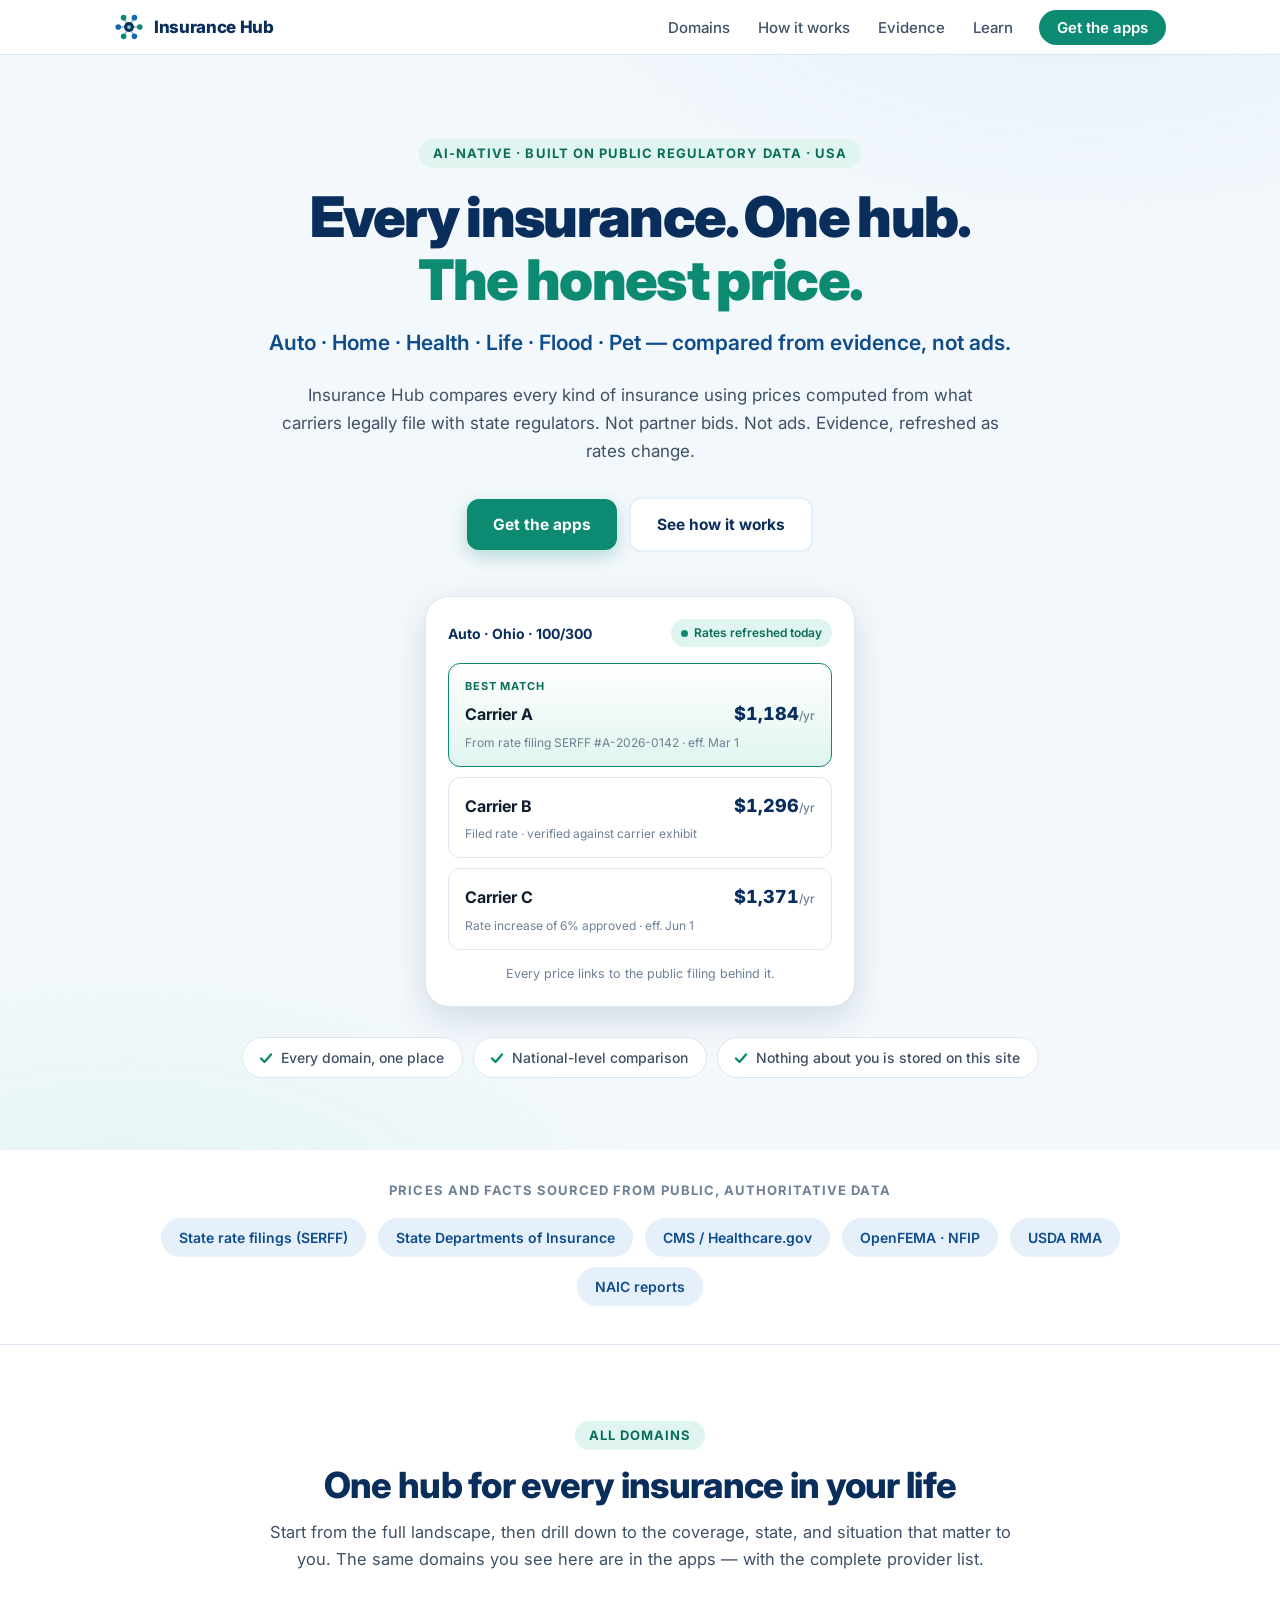
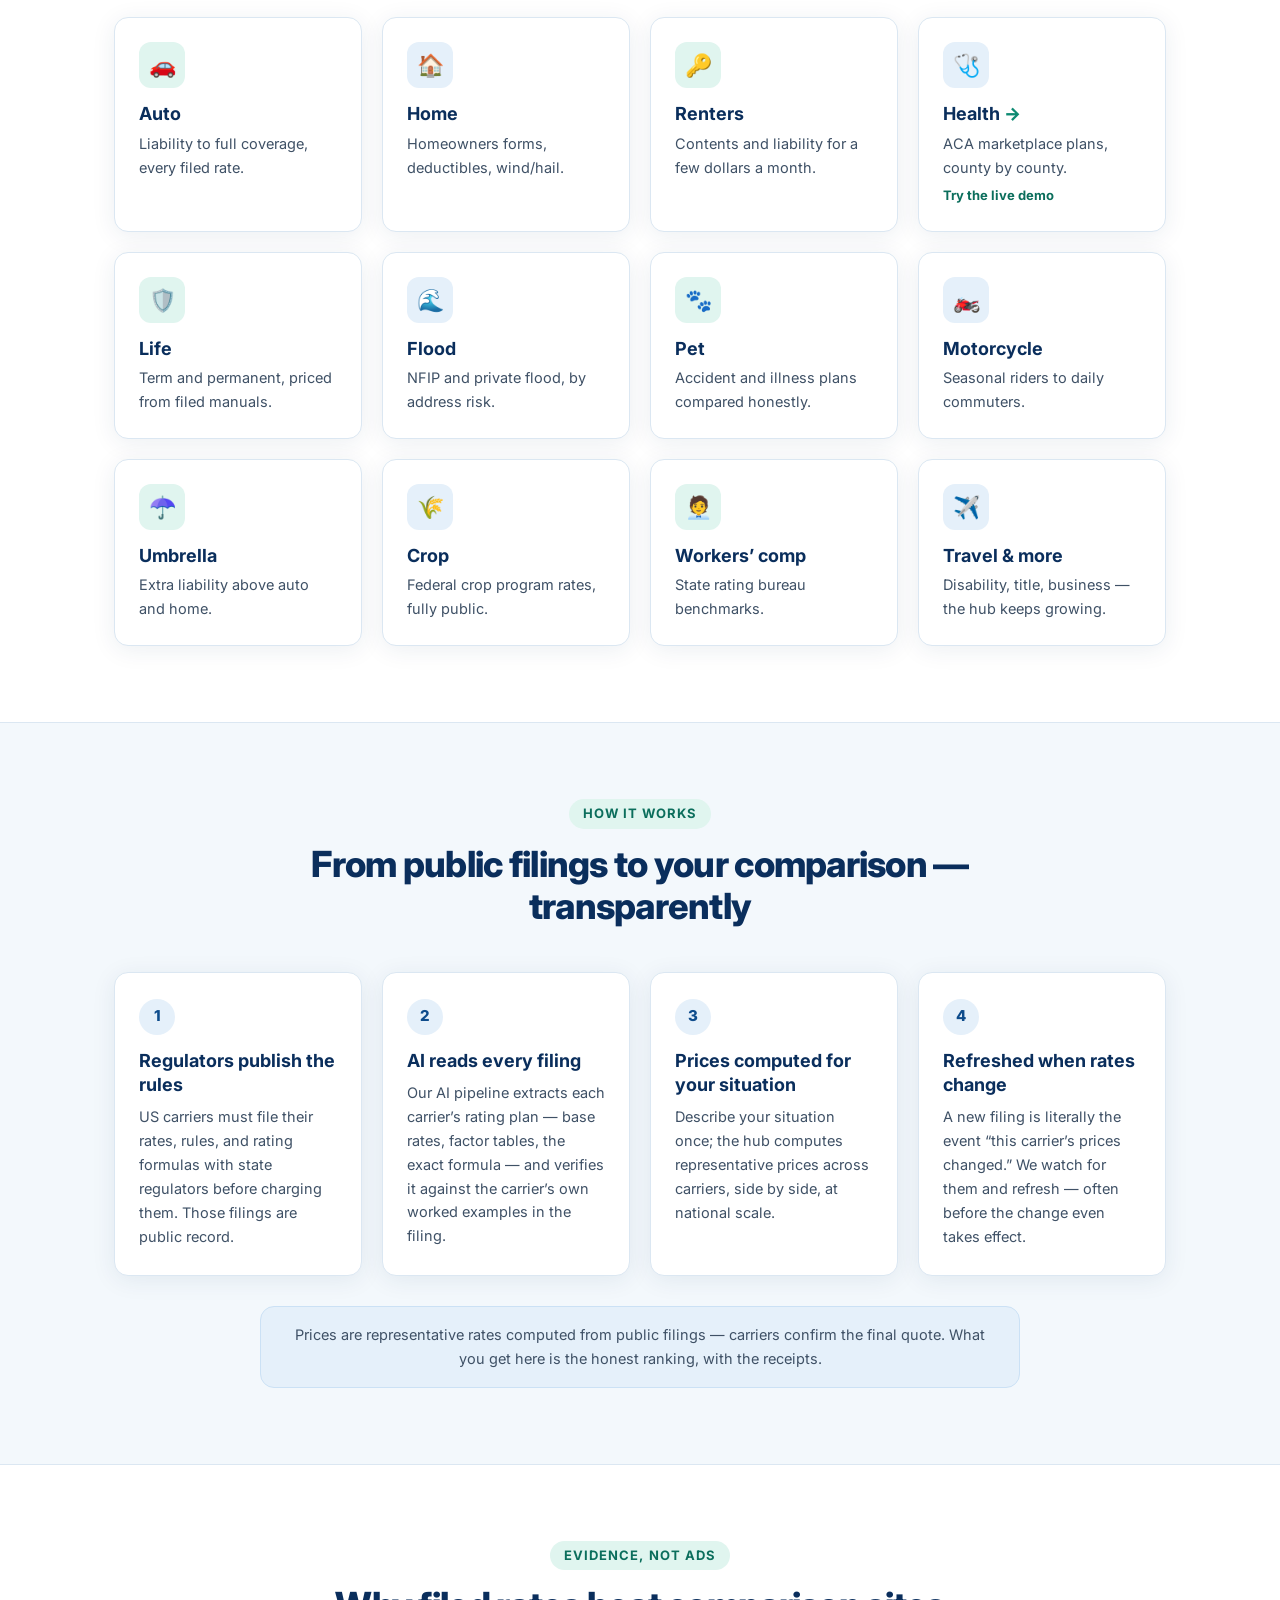
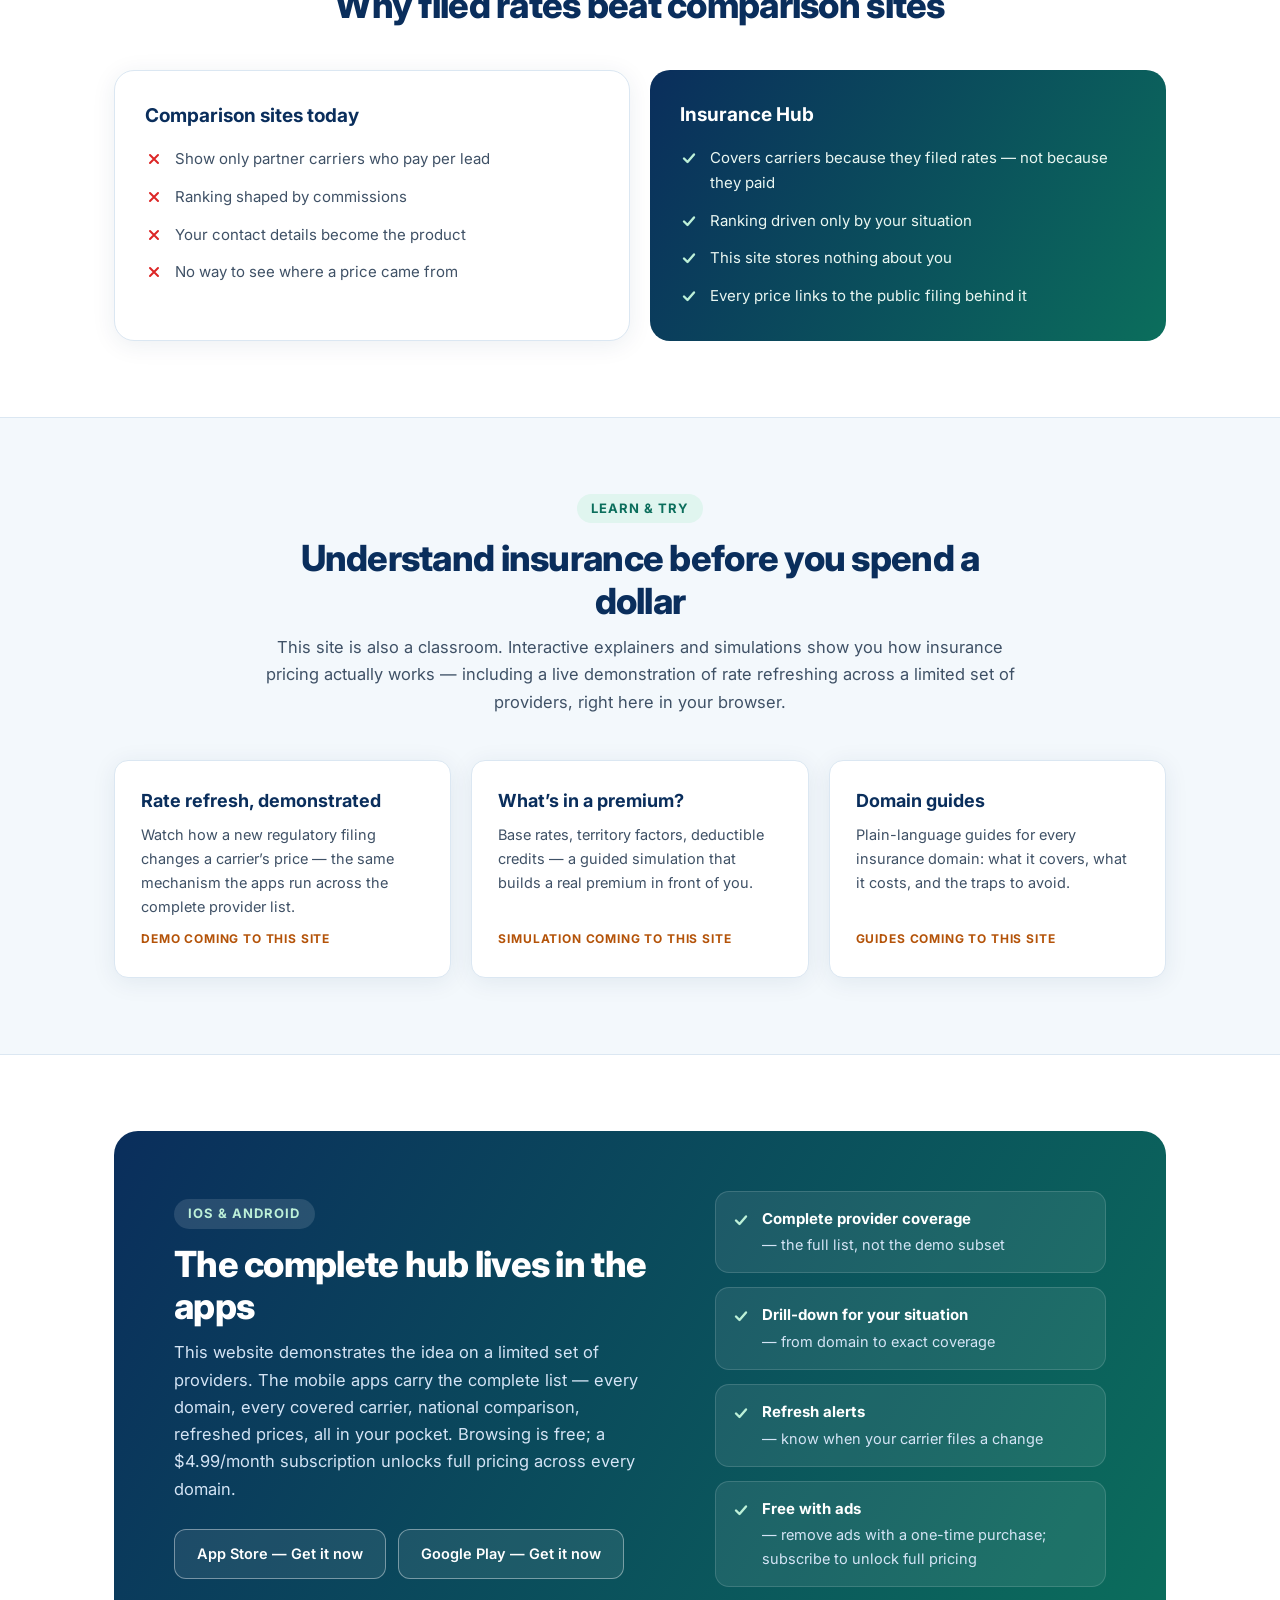
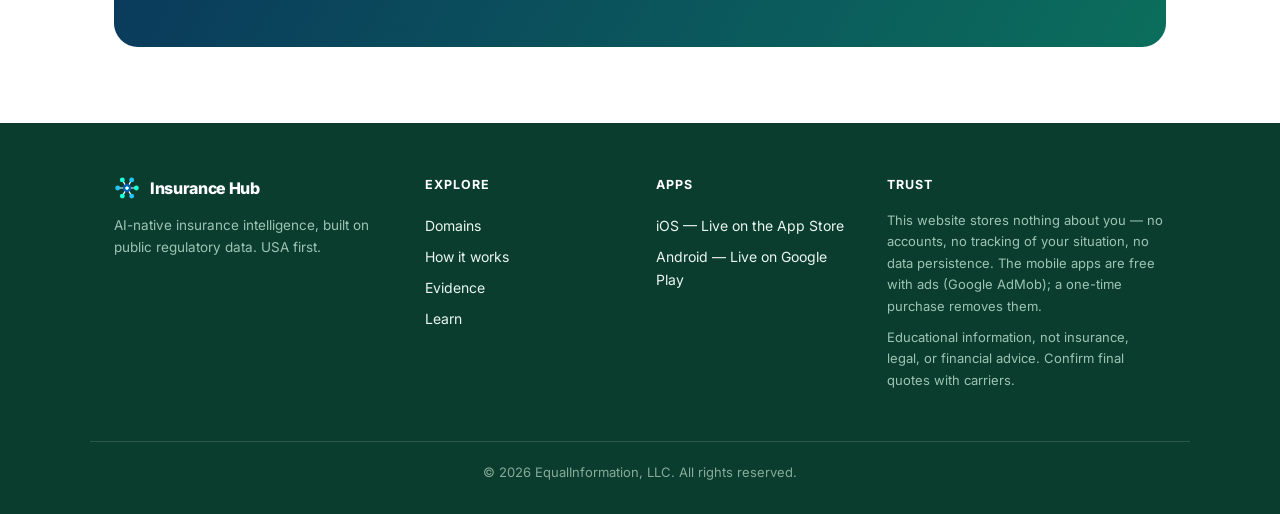
<file: index.html>
<!DOCTYPE html>
<html lang="en">
<head>
<meta charset="UTF-8">
<meta name="viewport" content="width=device-width, initial-scale=1.0">
<title>Insurance Hub — Every insurance. One hub. The honest price.</title>
<meta name="description" content="AI-native insurance intelligence for the USA. Every insurance domain in one hub, with comparative prices computed from public regulatory data — rate filings, CMS, OpenFEMA, USDA — refreshed as carriers file changes.">
<link rel="canonical" href="https://equalinformation.com/insurance-site/">
<link rel="icon" type="image/svg+xml" href="assets/img/favicon.svg?v=2">
<meta name="theme-color" content="#FFFFFF">
<meta property="og:title" content="Insurance Hub — Every insurance. One hub. The honest price.">
<meta property="og:description" content="AI-native insurance intelligence. All insurance domains, comparative prices from public regulatory filings, refreshed as rates change.">
<meta property="og:type" content="website">
<meta property="og:site_name" content="Insurance Hub">
<link rel="preconnect" href="https://fonts.googleapis.com">
<link rel="preconnect" href="https://fonts.gstatic.com" crossorigin>
<link href="https://fonts.googleapis.com/css2?family=Inter:wght@400;500;600;700;800;900&display=swap" rel="stylesheet">
<link rel="stylesheet" href="assets/css/style.css?v=7">
</head>
<body>

<a class="skip" href="#main">Skip to content</a>

<nav aria-label="Main">
  <div class="nav-inner">
    <a href="./" class="brand">
      <img src="assets/img/favicon.svg?v=2" alt="" width="30" height="30">
      <span>Insurance&nbsp;Hub</span>
    </a>
    <ul class="nav-links" id="nav-links">
      <li><a href="#domains">Domains</a></li>
      <li><a href="#how">How it works</a></li>
      <li><a href="#evidence">Evidence</a></li>
      <li><a href="#learn">Learn</a></li>
      <li><a href="#apps" class="nav-cta">Get the apps</a></li>
    </ul>
    <button class="menu-btn" aria-expanded="false" aria-controls="nav-links"
      onclick="this.setAttribute('aria-expanded', document.getElementById('nav-links').classList.toggle('show'))">
      <span></span><span></span><span></span>
      <span class="sr-only">Menu</span>
    </button>
  </div>
</nav>

<main id="main">

<!-- ============ HERO ============ -->
<header class="hero">
  <div class="wrap">
    <p class="kicker">AI-native &middot; Built on public regulatory data &middot; USA</p>
    <h1>Every insurance. One hub.<br><span class="accent">The honest price.</span></h1>
    <p class="tagline">Auto &middot; Home &middot; Health &middot; Life &middot; Flood &middot; Pet — compared from evidence, not ads.</p>
    <p class="lede">
      Insurance Hub compares every kind of insurance using prices computed from what
      carriers legally file with state regulators. Not partner bids. Not ads.
      Evidence, refreshed as rates change.
    </p>
    <div class="cta-row">
      <a class="btn btn-primary" href="#apps">Get the apps</a>
      <a class="btn btn-ghost" href="#how">See how it works</a>
    </div>

    <div class="phone" aria-hidden="true">
        <div class="phone-top">
          <span class="phone-title">Auto &middot; Ohio &middot; 100/300</span>
          <span class="chip chip-live"><span class="pulse"></span>Rates refreshed today</span>
        </div>
        <div class="quote-card best">
          <div class="q-rank">Best match</div>
          <div class="q-row">
            <span class="q-carrier">Carrier A</span>
            <span class="q-price">$1,184<span class="per">/yr</span></span>
          </div>
          <div class="q-src">From rate filing SERFF&nbsp;#A-2026-0142 &middot; eff. Mar 1</div>
        </div>
        <div class="quote-card">
          <div class="q-row">
            <span class="q-carrier">Carrier B</span>
            <span class="q-price">$1,296<span class="per">/yr</span></span>
          </div>
          <div class="q-src">Filed rate &middot; verified against carrier exhibit</div>
        </div>
        <div class="quote-card">
          <div class="q-row">
            <span class="q-carrier">Carrier C</span>
            <span class="q-price">$1,371<span class="per">/yr</span></span>
          </div>
          <div class="q-src">Rate increase of 6% approved &middot; eff. Jun 1</div>
        </div>
        <div class="phone-note">Every price links to the public filing behind it.</div>
      </div>

    <ul class="hero-points">
      <li>Every domain, one place</li>
      <li>National-level comparison</li>
      <li>Nothing about you is stored on this site</li>
    </ul>
  </div>
</header>

<!-- ============ SOURCES STRIP ============ -->
<section class="sources" aria-label="Data sources">
  <div class="wrap">
    <p class="sources-label">Prices and facts sourced from public, authoritative data</p>
    <ul class="source-chips">
      <li>State rate filings (SERFF)</li>
      <li>State Departments of Insurance</li>
      <li>CMS / Healthcare.gov</li>
      <li>OpenFEMA &middot; NFIP</li>
      <li>USDA RMA</li>
      <li>NAIC reports</li>
    </ul>
  </div>
</section>

<!-- ============ DOMAINS ============ -->
<section id="domains" class="section">
  <div class="wrap">
    <div class="section-head">
      <p class="eyebrow">All domains</p>
      <h2>One hub for every insurance in your life</h2>
      <p class="section-lede">
        Start from the full landscape, then drill down to the coverage, state, and
        situation that matter to you. The same domains you see here are in the apps —
        with the complete provider list.
      </p>
    </div>
    <ul class="domain-grid">
      <li><span class="d-ico">🚗</span><h3>Auto</h3><p>Liability to full coverage, every filed rate.</p></li>
      <li><span class="d-ico">🏠</span><h3>Home</h3><p>Homeowners forms, deductibles, wind/hail.</p></li>
      <li><span class="d-ico">🔑</span><h3>Renters</h3><p>Contents and liability for a few dollars a month.</p></li>
      <li><a class="card-link" href="health/"><span class="d-ico">🩺</span><h3>Health <span class="go" aria-hidden="true">→</span></h3><p>ACA marketplace plans, county by county. <strong class="try">Try the live demo</strong></p></a></li>
      <li><span class="d-ico">🛡️</span><h3>Life</h3><p>Term and permanent, priced from filed manuals.</p></li>
      <li><span class="d-ico">🌊</span><h3>Flood</h3><p>NFIP and private flood, by address risk.</p></li>
      <li><span class="d-ico">🐾</span><h3>Pet</h3><p>Accident and illness plans compared honestly.</p></li>
      <li><span class="d-ico">🏍️</span><h3>Motorcycle</h3><p>Seasonal riders to daily commuters.</p></li>
      <li><span class="d-ico">☂️</span><h3>Umbrella</h3><p>Extra liability above auto and home.</p></li>
      <li><span class="d-ico">🌾</span><h3>Crop</h3><p>Federal crop program rates, fully public.</p></li>
      <li><span class="d-ico">🧑‍💼</span><h3>Workers&rsquo; comp</h3><p>State rating bureau benchmarks.</p></li>
      <li><span class="d-ico">✈️</span><h3>Travel &amp; more</h3><p>Disability, title, business — the hub keeps growing.</p></li>
    </ul>
  </div>
</section>

<!-- ============ HOW IT WORKS ============ -->
<section id="how" class="section tint">
  <div class="wrap">
    <div class="section-head">
      <p class="eyebrow">How it works</p>
      <h2>From public filings to your comparison — transparently</h2>
    </div>
    <ol class="steps">
      <li>
        <span class="step-num">1</span>
        <h3>Regulators publish the rules</h3>
        <p>US carriers must file their rates, rules, and rating formulas with state
        regulators before charging them. Those filings are public record.</p>
      </li>
      <li>
        <span class="step-num">2</span>
        <h3>AI reads every filing</h3>
        <p>Our AI pipeline extracts each carrier&rsquo;s rating plan — base rates,
        factor tables, the exact formula — and verifies it against the carrier&rsquo;s
        own worked examples in the filing.</p>
      </li>
      <li>
        <span class="step-num">3</span>
        <h3>Prices computed for your situation</h3>
        <p>Describe your situation once; the hub computes representative prices across
        carriers, side by side, at national scale.</p>
      </li>
      <li>
        <span class="step-num">4</span>
        <h3>Refreshed when rates change</h3>
        <p>A new filing is literally the event &ldquo;this carrier&rsquo;s prices
        changed.&rdquo; We watch for them and refresh — often before the change even
        takes effect.</p>
      </li>
    </ol>
    <p class="fineprint">
      Prices are representative rates computed from public filings — carriers confirm the
      final quote. What you get here is the honest ranking, with the receipts.
    </p>
  </div>
</section>

<!-- ============ EVIDENCE ============ -->
<section id="evidence" class="section">
  <div class="wrap">
    <div class="section-head">
      <p class="eyebrow">Evidence, not ads</p>
      <h2>Why filed rates beat comparison sites</h2>
    </div>
    <div class="versus">
      <div class="v-col v-them">
        <h3>Comparison sites today</h3>
        <ul>
          <li>Show only partner carriers who pay per lead</li>
          <li>Ranking shaped by commissions</li>
          <li>Your contact details become the product</li>
          <li>No way to see where a price came from</li>
        </ul>
      </div>
      <div class="v-col v-us">
        <h3>Insurance Hub</h3>
        <ul>
          <li>Covers carriers because they filed rates — not because they paid</li>
          <li>Ranking driven only by your situation</li>
          <li>This site stores nothing about you</li>
          <li>Every price links to the public filing behind it</li>
        </ul>
      </div>
    </div>
  </div>
</section>

<!-- ============ LEARN ============ -->
<section id="learn" class="section tint">
  <div class="wrap">
    <div class="section-head">
      <p class="eyebrow">Learn &amp; try</p>
      <h2>Understand insurance before you spend a dollar</h2>
      <p class="section-lede">
        This site is also a classroom. Interactive explainers and simulations show you
        how insurance pricing actually works — including a live demonstration of rate
        refreshing across a limited set of providers, right here in your browser.
      </p>
    </div>
    <div class="learn-grid">
      <article class="learn-card">
        <h3>Rate refresh, demonstrated</h3>
        <p>Watch how a new regulatory filing changes a carrier&rsquo;s price — the same
        mechanism the apps run across the complete provider list.</p>
        <p class="card-status">Demo coming to this site</p>
      </article>
      <article class="learn-card">
        <h3>What&rsquo;s in a premium?</h3>
        <p>Base rates, territory factors, deductible credits — a guided simulation that
        builds a real premium in front of you.</p>
        <p class="card-status">Simulation coming to this site</p>
      </article>
      <article class="learn-card">
        <h3>Domain guides</h3>
        <p>Plain-language guides for every insurance domain: what it covers, what it
        costs, and the traps to avoid.</p>
        <p class="card-status">Guides coming to this site</p>
      </article>
    </div>
  </div>
</section>

<!-- ============ APPS CTA ============ -->
<section id="apps" class="section apps-band">
  <div class="wrap apps-grid">
    <div>
      <p class="eyebrow eyebrow-light">iOS &amp; Android</p>
      <h2>The complete hub lives in the apps</h2>
      <p class="section-lede lede-light">
        This website demonstrates the idea on a limited set of providers. The
        mobile apps carry the complete list — every domain, every covered carrier,
        national comparison, refreshed prices, all in your pocket. Browsing is
        free; a $4.99/month subscription unlocks full pricing across every domain.
      </p>
      <div class="cta-row">
        <a class="store-pill" href="https://apps.apple.com/us/app/insurance-hub/id6797125282" target="_blank" rel="noopener" style="text-decoration: none;">App Store — Get it now</a>
        <a class="store-pill" href="https://play.google.com/store/apps/details?id=com.equalinformation.insurancehub.app" target="_blank" rel="noopener" style="text-decoration: none;">Google Play — Get it now</a>
      </div>
    </div>
    <ul class="apps-points">
      <li><strong>Complete provider coverage</strong> — the full list, not the demo subset</li>
      <li><strong>Drill-down for your situation</strong> — from domain to exact coverage</li>
      <li><strong>Refresh alerts</strong> — know when your carrier files a change</li>
      <li><strong>Free with ads</strong> — remove ads with a one-time purchase; subscribe to unlock full pricing</li>
    </ul>
  </div>
</section>

</main>

<footer>
  <div class="wrap foot-grid">
    <div class="foot-brand">
      <a href="./" class="brand brand-foot">
        <img src="assets/img/favicon.svg?v=2" alt="" width="26" height="26">
        <span>Insurance&nbsp;Hub</span>
      </a>
      <p>AI-native insurance intelligence, built on public regulatory data. USA first.</p>
    </div>
    <div class="foot-col">
      <h4>Explore</h4>
      <a href="#domains">Domains</a>
      <a href="#how">How it works</a>
      <a href="#evidence">Evidence</a>
      <a href="#learn">Learn</a>
    </div>
    <div class="foot-col">
      <h4>Apps</h4>
      <a href="https://apps.apple.com/us/app/insurance-hub/id6797125282" target="_blank" rel="noopener">iOS — Live on the App Store</a>
      <a href="https://play.google.com/store/apps/details?id=com.equalinformation.insurancehub.app" target="_blank" rel="noopener">Android — Live on Google Play</a>
    </div>
    <div class="foot-col">
      <h4>Trust</h4>
      <p class="foot-note">This website stores nothing about you — no accounts, no tracking
      of your situation, no data persistence. The mobile apps are free with ads
      (Google AdMob); a one-time purchase removes them.</p>
      <p class="foot-note">Educational information, not insurance, legal, or financial
      advice. Confirm final quotes with carriers.</p>
    </div>
  </div>
  <div class="wrap foot-legal">
    <p>&copy; 2026 EqualInformation, LLC. All rights reserved.</p>
  </div>
</footer>

<script>
  // Reveal-on-scroll, honoring reduced-motion.
  if (!matchMedia('(prefers-reduced-motion: reduce)').matches && 'IntersectionObserver' in window) {
    const io = new IntersectionObserver((entries) => {
      for (const e of entries) if (e.isIntersecting) { e.target.classList.add('in'); io.unobserve(e.target); }
    }, { threshold: 0.12 });
    document.querySelectorAll('.section .wrap').forEach(el => {
      el.classList.add('reveal'); io.observe(el);
    });
  }
  // Close mobile menu after choosing a link.
  document.querySelectorAll('.nav-links a').forEach(a =>
    a.addEventListener('click', () => document.getElementById('nav-links').classList.remove('show')));
</script>

</body>
</html>
</file>
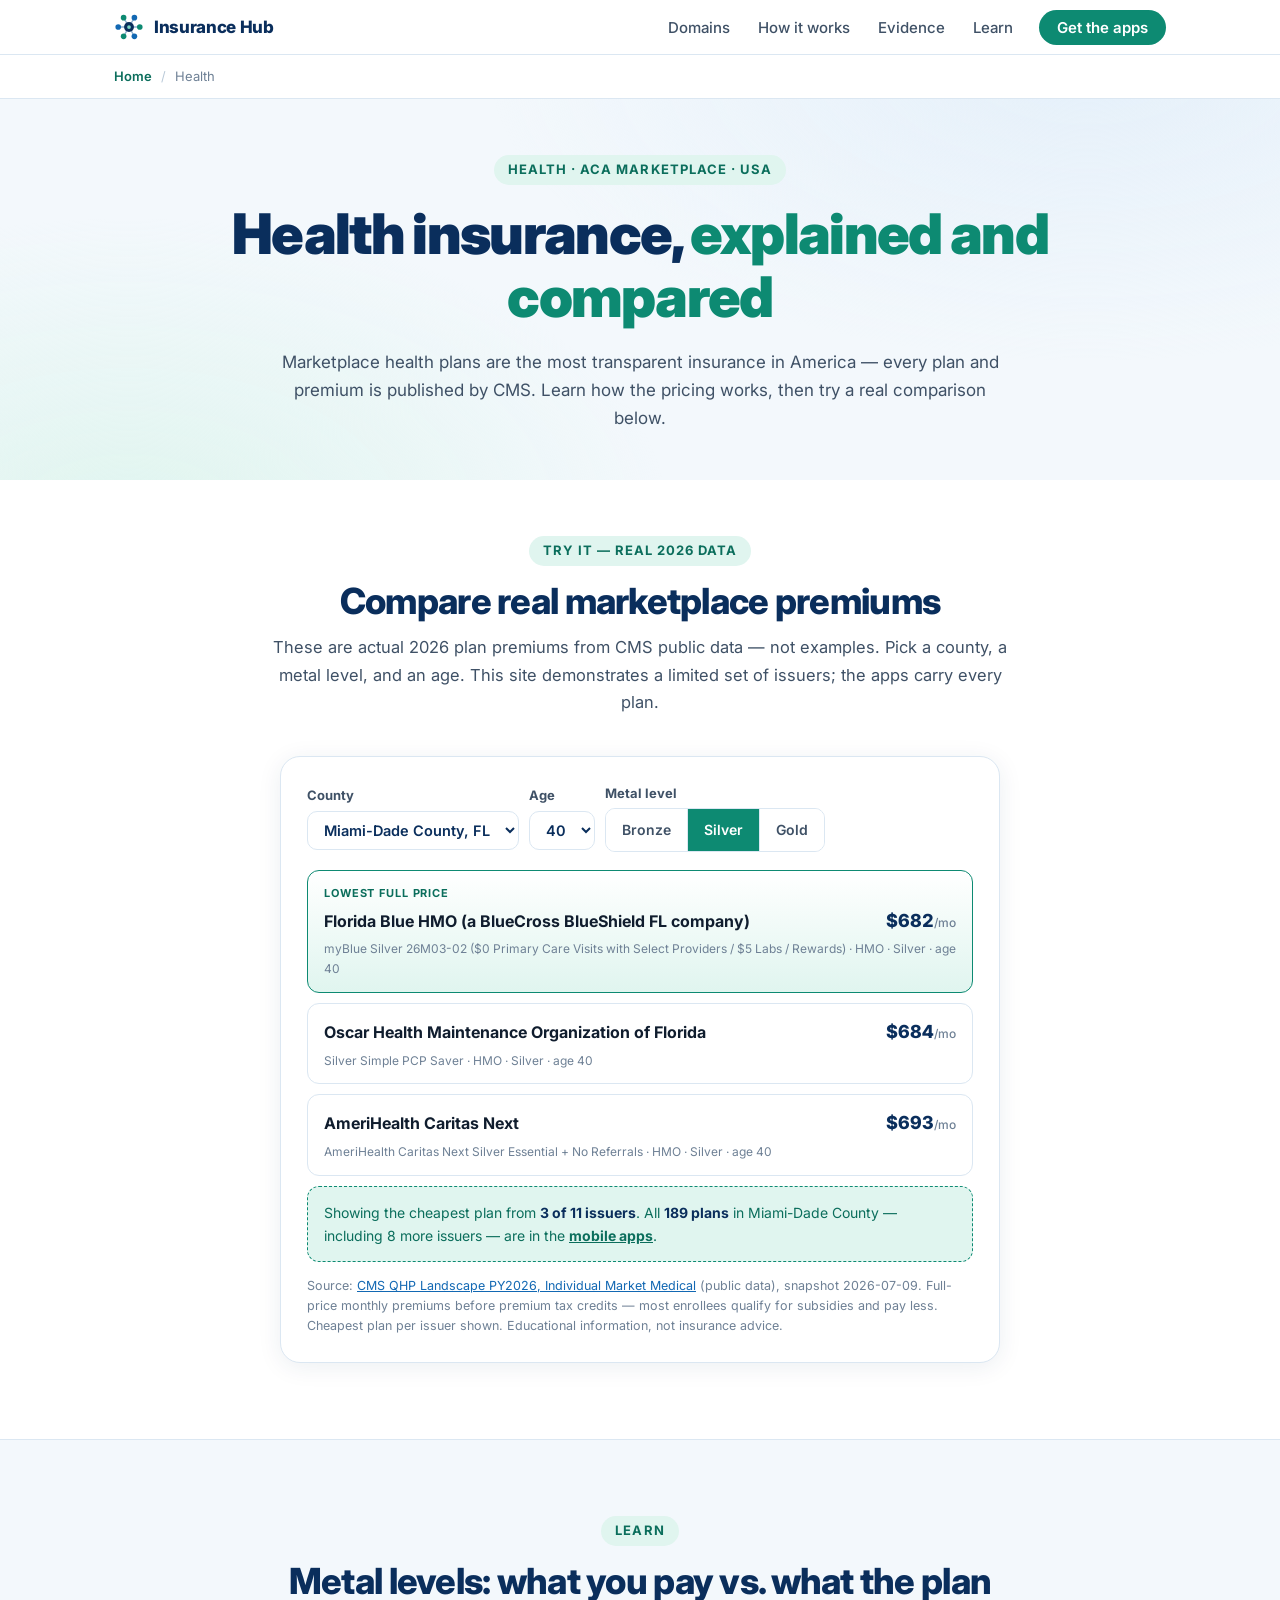
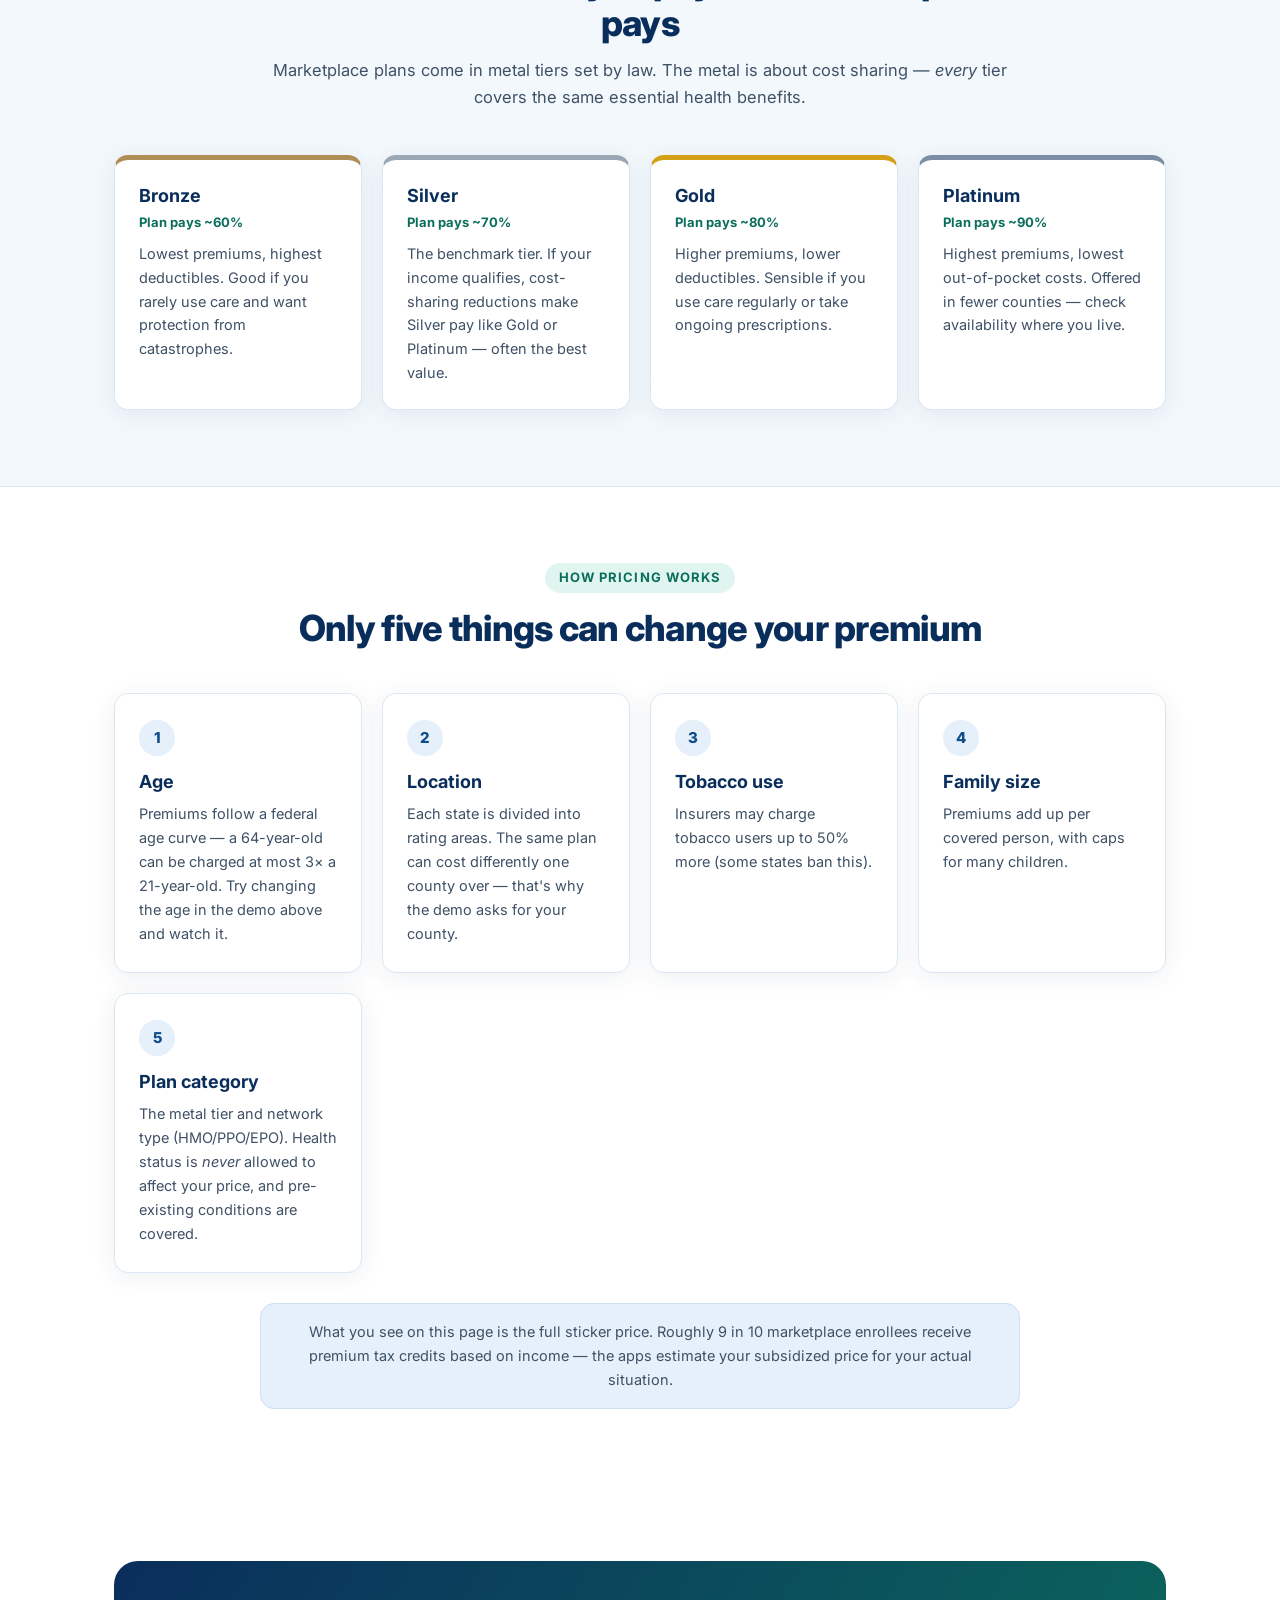
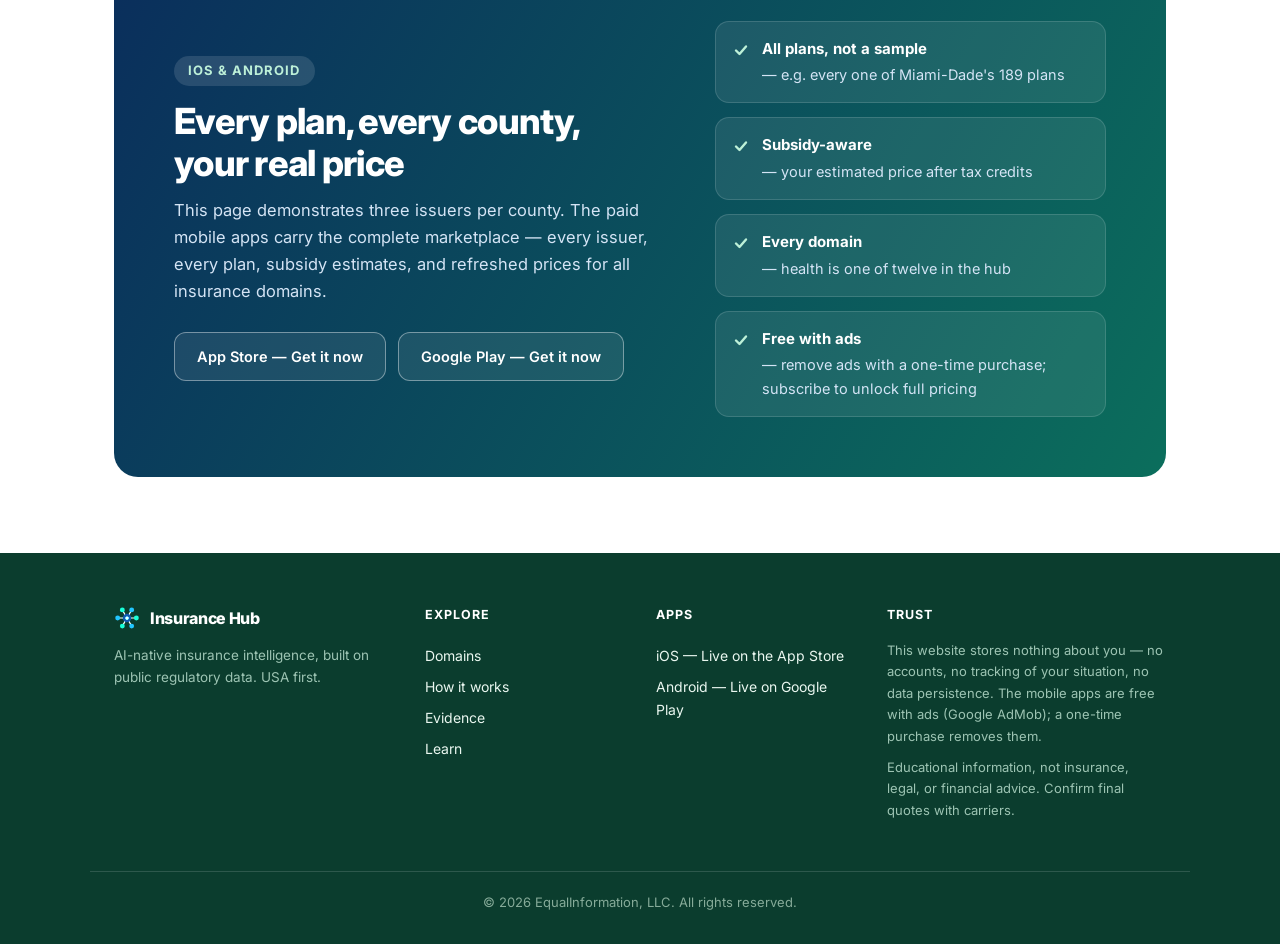
<file: health/index.html>
<!DOCTYPE html>
<html lang="en">
<head>
<meta charset="UTF-8">
<meta name="viewport" content="width=device-width, initial-scale=1.0">
<title>Health Insurance — Insurance Hub</title>
<meta name="description" content="Understand ACA marketplace health insurance and try a live comparison of real 2026 plan premiums from CMS public data — county by county, age by age.">
<link rel="canonical" href="https://equalinformation.com/insurance-site/health/">
<link rel="icon" type="image/svg+xml" href="../assets/img/favicon.svg?v=2">
<meta name="theme-color" content="#FFFFFF">
<meta property="og:title" content="Health Insurance — Insurance Hub">
<meta property="og:description" content="Learn how marketplace health insurance pricing works, then compare real 2026 premiums from CMS public data.">
<meta property="og:type" content="website">
<meta property="og:site_name" content="Insurance Hub">
<link rel="preconnect" href="https://fonts.googleapis.com">
<link rel="preconnect" href="https://fonts.gstatic.com" crossorigin>
<link href="https://fonts.googleapis.com/css2?family=Inter:wght@400;500;600;700;800;900&display=swap" rel="stylesheet">
<link rel="stylesheet" href="../assets/css/style.css?v=7">
<style>
/* ---- Health page ---- */
.hero-sub { padding: 56px 0 48px; }
.crumbs { background: #fff; border-bottom: 1px solid var(--line); }
.crumbs .wrap { padding: 11px 24px; font-size: 13px; color: var(--ink-faint); }
.crumbs a { color: var(--teal-700); font-weight: 600; text-decoration: none; }
.crumbs a:hover { text-decoration: underline; }
.crumbs .sep { margin: 0 9px; color: #b9c9d8; }

.demo-panel {
  background: #fff; border: 1px solid var(--line); border-radius: 20px;
  box-shadow: var(--shadow); max-width: 720px; margin: 40px auto 0;
  padding: 26px; text-align: left;
}
.demo-controls { display: flex; flex-wrap: wrap; gap: 10px; align-items: center; }
.demo-controls label { font-size: 13px; font-weight: 700; color: var(--ink-soft); display: block; margin-bottom: 4px; }
.demo-controls select {
  font: inherit; font-size: 14.5px; font-weight: 600; color: var(--blue-900);
  padding: 9px 12px; border: 1.5px solid var(--line); border-radius: 10px; background: #fff;
}
.metal-seg { display: inline-flex; border: 1.5px solid var(--line); border-radius: 10px; overflow: hidden; }
.metal-seg button {
  font: inherit; font-size: 14px; font-weight: 600; color: var(--ink-soft);
  background: #fff; border: 0; padding: 9px 16px; cursor: pointer;
}
.metal-seg button + button { border-left: 1.5px solid var(--line); }
.metal-seg button.on { background: var(--teal-600); color: #fff; }

.demo-results { margin-top: 18px; }
.demo-plug {
  border: 1.5px dashed var(--teal-600); background: var(--teal-100);
  border-radius: 12px; padding: 14px 16px; margin-top: 4px; font-size: 14px; color: var(--teal-700);
}
.demo-plug strong { color: var(--blue-900); }
.demo-plug a { color: var(--teal-700); font-weight: 700; }
.demo-src { font-size: 12.5px; color: var(--ink-faint); margin-top: 14px; line-height: 1.6; }
.demo-src a { color: var(--blue-600); }

.tier-grid { display: grid; grid-template-columns: repeat(auto-fit, minmax(220px, 1fr)); gap: 20px; margin-top: 44px; }
.tier {
  background: #fff; border: 1px solid var(--line); border-radius: var(--radius);
  box-shadow: var(--shadow); padding: 24px; border-top: 5px solid var(--line);
}
.tier.bronze { border-top-color: #b08d57; }
.tier.silver { border-top-color: #9aa7b4; }
.tier.gold { border-top-color: #d4a017; }
.tier.platinum { border-top-color: #7c8ea3; }
.tier h3 { margin-bottom: 4px; }
.tier .av { font-size: 13px; font-weight: 700; color: var(--teal-700); margin-bottom: 8px; }
.tier p { font-size: 14.5px; color: var(--ink-soft); }
</style>
</head>
<body>

<a class="skip" href="#main">Skip to content</a>

<nav aria-label="Main">
  <div class="nav-inner">
    <a href="../" class="brand">
      <img src="../assets/img/favicon.svg?v=2" alt="" width="30" height="30">
      <span>Insurance&nbsp;Hub</span>
    </a>
    <ul class="nav-links" id="nav-links">
      <li><a href="../#domains">Domains</a></li>
      <li><a href="../#how">How it works</a></li>
      <li><a href="../#evidence">Evidence</a></li>
      <li><a href="../#learn">Learn</a></li>
      <li><a href="../#apps" class="nav-cta">Get the apps</a></li>
    </ul>
    <button class="menu-btn" aria-expanded="false" aria-controls="nav-links"
      onclick="this.setAttribute('aria-expanded', document.getElementById('nav-links').classList.toggle('show'))">
      <span></span><span></span><span></span>
      <span class="sr-only">Menu</span>
    </button>
  </div>
</nav>

<div class="crumbs"><div class="wrap"><a href="../">Home</a><span class="sep">/</span><span class="current">Health</span></div></div>

<main id="main">

<header class="hero hero-sub">
  <div class="wrap">
    <p class="kicker">Health &middot; ACA marketplace &middot; USA</p>
    <h1>Health insurance, <span class="accent">explained and compared</span></h1>
    <p class="lede">
      Marketplace health plans are the most transparent insurance in America — every plan
      and premium is published by CMS. Learn how the pricing works, then try a real
      comparison below.
    </p>
  </div>
</header>

<!-- ============ LIVE DEMO ============ -->
<section id="demo" class="section" style="padding-top:56px">
  <div class="wrap">
    <div class="section-head">
      <p class="eyebrow">Try it — real 2026 data</p>
      <h2>Compare real marketplace premiums</h2>
      <p class="section-lede">
        These are actual 2026 plan premiums from CMS public data — not examples.
        Pick a county, a metal level, and an age. This site demonstrates a limited
        set of issuers; the apps carry every plan.
      </p>
    </div>

    <div class="demo-panel">
      <div class="demo-controls">
        <div>
          <label for="sel-county">County</label>
          <select id="sel-county"></select>
        </div>
        <div>
          <label for="sel-age">Age</label>
          <select id="sel-age">
            <option>21</option><option>27</option><option>30</option>
            <option selected>40</option><option>50</option><option>60</option>
          </select>
        </div>
        <div>
          <label>Metal level</label>
          <div class="metal-seg" id="seg-metal">
            <button data-m="Bronze">Bronze</button>
            <button data-m="Silver" class="on">Silver</button>
            <button data-m="Gold">Gold</button>
          </div>
        </div>
      </div>

      <div class="demo-results" id="results"></div>

      <p class="demo-src">
        Source: <a href="https://data.healthcare.gov/qhp-landscape-files" target="_blank" rel="noopener">CMS
        QHP Landscape PY2026, Individual Market Medical</a> (public data), snapshot 2026-07-09.
        Full-price monthly premiums before premium tax credits — most enrollees qualify for
        subsidies and pay less. Cheapest plan per issuer shown. Educational information, not
        insurance advice.
      </p>
    </div>
  </div>
</section>

<!-- ============ METAL TIERS ============ -->
<section class="section tint">
  <div class="wrap">
    <div class="section-head">
      <p class="eyebrow">Learn</p>
      <h2>Metal levels: what you pay vs. what the plan pays</h2>
      <p class="section-lede">
        Marketplace plans come in metal tiers set by law. The metal is about cost
        sharing — <em>every</em> tier covers the same essential health benefits.
      </p>
    </div>
    <div class="tier-grid">
      <div class="tier bronze">
        <h3>Bronze</h3>
        <p class="av">Plan pays ~60%</p>
        <p>Lowest premiums, highest deductibles. Good if you rarely use care and
        want protection from catastrophes.</p>
      </div>
      <div class="tier silver">
        <h3>Silver</h3>
        <p class="av">Plan pays ~70%</p>
        <p>The benchmark tier. If your income qualifies, cost-sharing reductions
        make Silver pay like Gold or Platinum — often the best value.</p>
      </div>
      <div class="tier gold">
        <h3>Gold</h3>
        <p class="av">Plan pays ~80%</p>
        <p>Higher premiums, lower deductibles. Sensible if you use care regularly
        or take ongoing prescriptions.</p>
      </div>
      <div class="tier platinum">
        <h3>Platinum</h3>
        <p class="av">Plan pays ~90%</p>
        <p>Highest premiums, lowest out-of-pocket costs. Offered in fewer
        counties — check availability where you live.</p>
      </div>
    </div>
  </div>
</section>

<!-- ============ HOW PRICING WORKS ============ -->
<section class="section">
  <div class="wrap">
    <div class="section-head">
      <p class="eyebrow">How pricing works</p>
      <h2>Only five things can change your premium</h2>
    </div>
    <ol class="steps">
      <li><span class="step-num">1</span><h3>Age</h3>
        <p>Premiums follow a federal age curve — a 64-year-old can be charged at most
        3&times; a 21-year-old. Try changing the age in the demo above and watch it.</p></li>
      <li><span class="step-num">2</span><h3>Location</h3>
        <p>Each state is divided into rating areas. The same plan can cost differently
        one county over — that's why the demo asks for your county.</p></li>
      <li><span class="step-num">3</span><h3>Tobacco use</h3>
        <p>Insurers may charge tobacco users up to 50% more (some states ban this).</p></li>
      <li><span class="step-num">4</span><h3>Family size</h3>
        <p>Premiums add up per covered person, with caps for many children.</p></li>
      <li><span class="step-num">5</span><h3>Plan category</h3>
        <p>The metal tier and network type (HMO/PPO/EPO). Health status is <em>never</em>
        allowed to affect your price, and pre-existing conditions are covered.</p></li>
    </ol>
    <p class="fineprint">
      What you see on this page is the full sticker price. Roughly 9 in 10 marketplace
      enrollees receive premium tax credits based on income — the apps estimate your
      subsidized price for your actual situation.
    </p>
  </div>
</section>

<!-- ============ APPS CTA ============ -->
<section id="apps" class="section apps-band">
  <div class="wrap apps-grid">
    <div>
      <p class="eyebrow eyebrow-light">iOS &amp; Android</p>
      <h2>Every plan, every county, your real price</h2>
      <p class="section-lede lede-light">
        This page demonstrates three issuers per county. The paid mobile apps carry the
        complete marketplace — every issuer, every plan, subsidy estimates, and refreshed
        prices for all insurance domains.
      </p>
      <div class="cta-row">
        <a class="store-pill" href="https://apps.apple.com/us/app/insurance-hub/id6797125282" target="_blank" rel="noopener" style="text-decoration: none;">App Store — Get it now</a>
        <a class="store-pill" href="https://play.google.com/store/apps/details?id=com.equalinformation.insurancehub.app" target="_blank" rel="noopener" style="text-decoration: none;">Google Play — Get it now</a>
      </div>
    </div>
    <ul class="apps-points">
      <li><strong>All plans, not a sample</strong> — e.g. every one of Miami-Dade's 189 plans</li>
      <li><strong>Subsidy-aware</strong> — your estimated price after tax credits</li>
      <li><strong>Every domain</strong> — health is one of twelve in the hub</li>
      <li><strong>Free with ads</strong> — remove ads with a one-time purchase; subscribe to unlock full pricing</li>
    </ul>
  </div>
</section>

</main>

<footer>
  <div class="wrap foot-grid">
    <div class="foot-brand">
      <a href="../" class="brand brand-foot">
        <img src="../assets/img/favicon.svg?v=2" alt="" width="26" height="26">
        <span>Insurance&nbsp;Hub</span>
      </a>
      <p>AI-native insurance intelligence, built on public regulatory data. USA first.</p>
    </div>
    <div class="foot-col">
      <h4>Explore</h4>
      <a href="../#domains">Domains</a>
      <a href="../#how">How it works</a>
      <a href="../#evidence">Evidence</a>
      <a href="../#learn">Learn</a>
    </div>
    <div class="foot-col">
      <h4>Apps</h4>
      <a href="https://apps.apple.com/us/app/insurance-hub/id6797125282" target="_blank" rel="noopener">iOS — Live on the App Store</a>
      <a href="https://play.google.com/store/apps/details?id=com.equalinformation.insurancehub.app" target="_blank" rel="noopener">Android — Live on Google Play</a>
    </div>
    <div class="foot-col">
      <h4>Trust</h4>
      <p class="foot-note">This website stores nothing about you — no accounts, no tracking
      of your situation, no data persistence. The mobile apps are free with ads
      (Google AdMob); a one-time purchase removes them.</p>
      <p class="foot-note">Educational information, not insurance, legal, or financial
      advice. Confirm final quotes with carriers.</p>
    </div>
  </div>
  <div class="wrap foot-legal">
    <p>&copy; 2026 EqualInformation, LLC. All rights reserved.</p>
  </div>
</footer>

<script src="data.js?v=1"></script>
<script>
(function () {
  const selCounty = document.getElementById('sel-county');
  const selAge = document.getElementById('sel-age');
  const seg = document.getElementById('seg-metal');
  const results = document.getElementById('results');

  Object.entries(QHP_DEMO).forEach(([key, d]) => {
    const o = document.createElement('option');
    o.value = key; o.textContent = d.county + ' County, ' + d.state;
    selCounty.appendChild(o);
  });

  let metal = 'Silver';
  seg.addEventListener('click', (e) => {
    const b = e.target.closest('button'); if (!b) return;
    metal = b.dataset.m;
    seg.querySelectorAll('button').forEach(x => x.classList.toggle('on', x === b));
    render();
  });
  selCounty.addEventListener('change', render);
  selAge.addEventListener('change', render);

  const fmt = (n) => '$' + n.toLocaleString('en-US', {minimumFractionDigits: 0, maximumFractionDigits: 0});

  function render() {
    const d = QHP_DEMO[selCounty.value];
    const age = selAge.value;
    const plans = (d.plans[metal] || []).slice()
      .sort((a, b) => a.p[age] - b.p[age]);
    let html = '';
    plans.forEach((p, i) => {
      html += '<div class="quote-card' + (i === 0 ? ' best' : '') + '">'
        + (i === 0 ? '<div class="q-rank">Lowest full price</div>' : '')
        + '<div class="q-row"><span class="q-carrier">' + p.issuer + '</span>'
        + '<span class="q-price">' + fmt(p.p[age]) + '<span class="per">/mo</span></span></div>'
        + '<div class="q-src">' + p.name + ' &middot; ' + p.type + ' &middot; ' + metal + ' &middot; age ' + age + '</div>'
        + '</div>';
    });
    const hiddenIssuers = d.totalIssuers - plans.length;
    html += '<div class="demo-plug">Showing the cheapest plan from <strong>' + plans.length
      + ' of ' + d.totalIssuers + ' issuers</strong>. All <strong>' + d.totalPlans + ' plans</strong> in '
      + d.county + ' County' + (hiddenIssuers > 0 ? ' — including ' + hiddenIssuers + ' more issuers —' : '')
      + ' are in the <a href="#apps">mobile apps</a>.</div>';
    results.innerHTML = html;
  }
  render();
})();
</script>

</body>
</html>
</file>
<file: assets/css/style.css>
/* Insurance Hub — brand stylesheet
   Palette: deep trust blue (regulation/credibility) + teal (action/savings)
   Formula shared with nutrisize.health: white canvas, pastel radial hero,
   heavy ink headlines, pill kickers, white cards with tinted hairlines. */

:root {
    --blue-900: #0a2e5c;
    --blue-700: #0e4c8c;
    --blue-600: #1268b3;
    --blue-100: #e5f0fa;
    --teal-700: #0b6e5c;
    --teal-600: #0d8a72;
    --teal-100: #e0f5ef;
    --amber-600: #b45309;
    --amber-500: #d97706;
    --red-500: #dc2626;
    --ink: #101d2e;
    --ink-soft: #3f5166;
    --ink-faint: #6e8095;
    --paper: #ffffff;
    --paper-tint: #f3f8fc;
    --line: #dbe7f2;
    --radius: 14px;
    --shadow: 0 4px 24px rgba(10, 46, 92, 0.08);
    --maxw: 1100px;
}

* { margin: 0; padding: 0; box-sizing: border-box; }

html { scroll-behavior: smooth; scroll-padding-top: 74px; }

body {
    font-family: 'Inter', -apple-system, BlinkMacSystemFont, 'Segoe UI', Roboto, sans-serif;
    color: var(--ink);
    background: var(--paper);
    line-height: 1.65;
    font-size: 16px;
    -webkit-font-smoothing: antialiased;
}

img { max-width: 100%; display: block; }

.wrap { max-width: var(--maxw); margin: 0 auto; padding: 0 24px; }

.sr-only, .skip {
    position: absolute; width: 1px; height: 1px; overflow: hidden;
    clip: rect(0 0 0 0); white-space: nowrap;
}
.skip:focus {
    position: fixed; top: 8px; left: 8px; z-index: 100; width: auto; height: auto;
    clip: auto; background: var(--blue-900); color: #fff; padding: 10px 16px;
    border-radius: 8px; text-decoration: none;
}

/* ---------- Navigation ---------- */

nav {
    position: sticky; top: 0; z-index: 50;
    background: rgba(255, 255, 255, 0.92);
    backdrop-filter: blur(10px);
    -webkit-backdrop-filter: blur(10px);
    border-bottom: 1px solid var(--line);
}
.nav-inner {
    max-width: var(--maxw); margin: 0 auto; padding: 12px 24px;
    display: flex; align-items: center; justify-content: space-between; gap: 28px;
}
.brand {
    display: flex; align-items: center; gap: 10px;
    font-weight: 800; font-size: 17px; color: var(--blue-900);
    letter-spacing: -0.02em; text-decoration: none;
}
.nav-links { display: flex; gap: 4px; list-style: none; align-items: center; }
.nav-links a {
    color: var(--ink-soft); font-size: 15px; font-weight: 500;
    text-decoration: none; padding: 8px 12px; border-radius: 8px;
}
.nav-links a:hover { color: var(--blue-700); }
.nav-links .nav-cta {
    background: var(--teal-600); color: #fff; font-weight: 600;
    padding: 8px 18px; border-radius: 999px; margin-left: 10px;
}
.nav-links .nav-cta:hover { background: var(--teal-700); color: #fff; }

.menu-btn {
    display: none; flex-direction: column; gap: 5px;
    background: none; border: 0; padding: 10px; cursor: pointer;
}
.menu-btn span:not(.sr-only) {
    width: 22px; height: 2px; background: var(--blue-900); border-radius: 2px; display: block;
}

/* ---------- Hero ---------- */

.hero {
    background:
        radial-gradient(1000px 500px at 85% -10%, var(--blue-100) 0%, transparent 60%),
        radial-gradient(900px 500px at 10% 110%, var(--teal-100) 0%, transparent 60%),
        var(--paper-tint);
    padding: 84px 0 72px;
    text-align: center;
}

.kicker {
    display: inline-block; font-size: 13px; font-weight: 700; letter-spacing: 0.08em;
    text-transform: uppercase; color: var(--teal-700);
    background: var(--teal-100); border-radius: 999px; padding: 4px 14px; margin-bottom: 18px;
}

.hero h1 {
    font-size: clamp(34px, 5.5vw, 56px);
    font-weight: 900; letter-spacing: -0.03em; line-height: 1.12;
    color: var(--blue-900);
}
.hero h1 .accent { color: var(--teal-600); }

.hero .tagline {
    margin-top: 14px; font-size: clamp(17px, 2.4vw, 21px);
    font-weight: 600; color: var(--blue-700);
}

.hero .lede {
    margin: 20px auto 0; max-width: 720px;
    font-size: 17px; color: var(--ink-soft);
}

.cta-row {
    margin-top: 32px; display: flex; flex-wrap: wrap; gap: 12px;
    justify-content: center; align-items: center;
}

.btn {
    display: inline-flex; align-items: center; gap: 10px;
    padding: 13px 26px; border-radius: 12px;
    font-weight: 700; font-size: 15.5px; text-decoration: none;
    transition: background .15s, border-color .15s, transform .1s;
}
.btn:active { transform: translateY(1px); }
.btn-primary { background: var(--teal-600); color: #fff; box-shadow: 0 6px 18px rgba(13,138,114,.28); }
.btn-primary:hover { background: var(--teal-700); }
.btn-ghost { background: #fff; color: var(--blue-900); border: 2px solid var(--blue-100); }
.btn-ghost:hover { border-color: var(--blue-600); }

.soon {
    font-size: 11px; font-weight: 700; letter-spacing: .06em; text-transform: uppercase;
    background: rgba(255,255,255,.22); padding: 3px 8px; border-radius: 999px;
}

/* Hero proof mockup */

.phone {
    background: #fff;
    border: 1px solid var(--line);
    border-radius: 24px; padding: 22px;
    box-shadow: 0 12px 34px rgba(10, 46, 92, 0.14);
    max-width: 430px; margin: 44px auto 0;
    text-align: left;
}

.phone-top {
    display: flex; justify-content: space-between; align-items: center;
    gap: 8px; margin-bottom: 16px; flex-wrap: wrap;
}
.phone-title { font-weight: 700; font-size: 14px; color: var(--blue-900); }

.chip {
    display: inline-flex; align-items: center; gap: 6px;
    font-size: 12px; font-weight: 600; padding: 4px 10px; border-radius: 999px;
}
.chip-live { background: var(--teal-100); color: var(--teal-700); }
.pulse {
    width: 7px; height: 7px; border-radius: 50%; background: var(--teal-600);
    animation: pulse 2s ease-out infinite;
}
@keyframes pulse {
    0% { box-shadow: 0 0 0 0 rgba(13,138,114,.4); }
    70% { box-shadow: 0 0 0 7px rgba(13,138,114,0); }
    100% { box-shadow: 0 0 0 0 rgba(13,138,114,0); }
}

.quote-card {
    background: #fff; border: 1px solid var(--line);
    border-radius: 12px; padding: 13px 16px; margin-bottom: 10px;
}
.quote-card.best {
    border: 1.5px solid var(--teal-600);
    background: linear-gradient(180deg, #fff, var(--teal-100));
}
.q-rank {
    font-size: 11px; font-weight: 700; letter-spacing: .08em; text-transform: uppercase;
    color: var(--teal-700); margin-bottom: 4px;
}
.q-row { display: flex; justify-content: space-between; align-items: baseline; gap: 12px; }
.q-carrier { font-weight: 700; color: var(--ink); }
.q-price { font-weight: 800; font-size: 18px; color: var(--blue-900); font-variant-numeric: tabular-nums; }
.q-price .per { font-size: 12px; font-weight: 500; color: var(--ink-faint); }
.q-src { font-size: 12px; color: var(--ink-faint); margin-top: 4px; }

.phone-note { text-align: center; font-size: 12.5px; color: var(--ink-faint); margin-top: 14px; }

.hero-points {
    list-style: none; margin-top: 30px;
    display: flex; flex-wrap: wrap; gap: 10px; justify-content: center;
}
.hero-points li {
    background: #fff; border: 1px solid var(--line); border-radius: 999px;
    padding: 8px 18px 8px 38px; font-size: 14px; font-weight: 500; color: var(--ink-soft);
    position: relative;
}
.hero-points li::before {
    content: ""; position: absolute; left: 15px; top: 50%; margin-top: -8px;
    width: 16px; height: 16px;
    background: no-repeat center / contain
      url('data:image/svg+xml,<svg xmlns="http://www.w3.org/2000/svg" viewBox="0 0 16 16"><path d="M3 8.5 6.5 12 13 4.5" fill="none" stroke="%230d8a72" stroke-width="2.4" stroke-linecap="round" stroke-linejoin="round"/></svg>');
}

/* ---------- Sources strip ---------- */

.sources { background: #fff; padding: 30px 0 38px; border-bottom: 1px solid var(--line); }
.sources-label {
    text-align: center; color: var(--ink-faint); font-size: 13px; font-weight: 700;
    letter-spacing: 0.08em; text-transform: uppercase; margin-bottom: 16px;
}
.source-chips { list-style: none; display: flex; flex-wrap: wrap; justify-content: center; gap: 10px 12px; }
.source-chips li {
    background: var(--blue-100); color: var(--blue-700);
    border-radius: 999px; padding: 8px 18px; font-weight: 600; font-size: 14px;
}

/* ---------- Sections ---------- */

.section { padding: 76px 0; }
.section.tint { background: var(--paper-tint); border-top: 1px solid var(--line); border-bottom: 1px solid var(--line); }

.section-head { text-align: center; max-width: 760px; margin: 0 auto; }

.eyebrow {
    display: inline-block; font-size: 13px; font-weight: 700; letter-spacing: 0.08em;
    text-transform: uppercase; color: var(--teal-700);
    background: var(--teal-100); border-radius: 999px; padding: 4px 14px; margin-bottom: 14px;
}
.eyebrow-light { color: #bdf0d8; background: rgba(255,255,255,.12); }

h2 {
    font-size: clamp(26px, 4vw, 36px);
    font-weight: 800; letter-spacing: -0.02em; line-height: 1.18;
    color: var(--blue-900); margin-bottom: 12px;
}

h3 { font-size: 18px; font-weight: 700; color: var(--blue-900); line-height: 1.35; }

.section-lede { color: var(--ink-soft); font-size: 16.5px; }
.lede-light { color: #d4e4f5; }

/* Domains */

.domain-grid {
    list-style: none; margin-top: 44px;
    display: grid; grid-template-columns: repeat(auto-fit, minmax(230px, 1fr)); gap: 20px;
}
.domain-grid li {
    background: #fff; border: 1px solid var(--line); border-radius: var(--radius);
    box-shadow: var(--shadow); padding: 24px;
    transition: transform .18s, box-shadow .18s;
}
.domain-grid li:hover { transform: translateY(-3px); box-shadow: 0 10px 30px rgba(10,46,92,.13); }
.d-ico {
    width: 46px; height: 46px; border-radius: 12px; display: flex;
    align-items: center; justify-content: center; font-size: 22px;
    background: var(--teal-100); margin-bottom: 14px;
}
.domain-grid li:nth-child(even) .d-ico { background: var(--blue-100); }
.domain-grid h3 { margin-bottom: 5px; }
.domain-grid p { font-size: 14.5px; color: var(--ink-soft); }
.domain-grid .card-link { display: block; margin: -24px; padding: 24px; color: inherit; text-decoration: none; border-radius: var(--radius); }
.domain-grid .go { color: var(--teal-600); font-weight: 800; }
.domain-grid .try { display: block; margin-top: 6px; font-size: 13px; color: var(--teal-700); }

/* Steps */

.steps {
    list-style: none; margin-top: 44px;
    display: grid; grid-template-columns: repeat(auto-fit, minmax(240px, 1fr)); gap: 20px;
}
.steps li {
    background: #fff; border: 1px solid var(--line); border-radius: var(--radius);
    box-shadow: var(--shadow); padding: 26px 24px;
}
.step-num {
    display: inline-flex; align-items: center; justify-content: center;
    width: 36px; height: 36px; border-radius: 50%;
    background: var(--blue-100); color: var(--blue-700); font-weight: 800; font-size: 15px;
    margin-bottom: 14px;
}
.steps h3 { margin-bottom: 8px; }
.steps p { font-size: 14.5px; color: var(--ink-soft); }

.fineprint {
    margin: 30px auto 0; font-size: 14.5px; color: var(--ink-soft); max-width: 760px;
    background: var(--blue-100); border: 1px solid #cbe1f5; border-radius: var(--radius);
    padding: 16px 20px; text-align: center;
}

/* Versus */

.versus {
    display: grid; grid-template-columns: repeat(auto-fit, minmax(290px, 1fr));
    gap: 20px; margin-top: 44px;
}
.v-col { border-radius: 20px; padding: 32px 30px; }
.v-col h3 { margin-bottom: 18px; font-size: 19px; }
.v-col ul { list-style: none; display: grid; gap: 13px; }
.v-col li { padding-left: 30px; position: relative; font-size: 15px; }
.v-col li::before {
    content: ""; position: absolute; left: 0; top: 3px; width: 18px; height: 18px;
    background: no-repeat center / contain;
}
.v-them { background: #fff; border: 1px solid var(--line); box-shadow: var(--shadow); }
.v-them li { color: var(--ink-soft); }
.v-them li::before {
    background-image: url('data:image/svg+xml,<svg xmlns="http://www.w3.org/2000/svg" viewBox="0 0 18 18"><path d="M5 5l8 8M13 5l-8 8" stroke="%23dc2626" stroke-width="2" stroke-linecap="round"/></svg>');
}
.v-us { background: linear-gradient(120deg, var(--blue-900), var(--teal-700)); }
.v-us h3 { color: #fff; }
.v-us li { color: #eaf7f2; }
.v-us li::before {
    background-image: url('data:image/svg+xml,<svg xmlns="http://www.w3.org/2000/svg" viewBox="0 0 18 18"><path d="M4 9.5 7.5 13 14 5.5" fill="none" stroke="%23bdf0d8" stroke-width="2.4" stroke-linecap="round" stroke-linejoin="round"/></svg>');
}

/* Learn */

.learn-grid {
    display: grid; grid-template-columns: repeat(auto-fit, minmax(260px, 1fr));
    gap: 20px; margin-top: 44px;
}
.learn-card {
    background: #fff; border: 1px solid var(--line); border-radius: var(--radius);
    box-shadow: var(--shadow); padding: 28px 26px;
    display: flex; flex-direction: column; gap: 10px;
}
.learn-card p { font-size: 14.5px; color: var(--ink-soft); }
.card-status {
    margin-top: auto; font-size: 12px !important; font-weight: 700;
    letter-spacing: .07em; text-transform: uppercase; color: var(--amber-600) !important;
}

/* Apps band */

.apps-band { padding: 76px 0; }
.apps-band .wrap.apps-grid {
    background: linear-gradient(120deg, var(--blue-900), var(--teal-700));
    border-radius: 24px; padding: clamp(36px, 5vw, 60px);
    max-width: calc(var(--maxw) - 48px);
    display: grid; grid-template-columns: minmax(0, 1.1fr) minmax(0, .9fr);
    gap: clamp(32px, 5vw, 64px); align-items: center;
}
.apps-band h2 { color: #fff; }
.apps-grid .cta-row { margin-top: 26px; justify-content: flex-start; }

.store-pill {
    display: inline-flex; align-items: center; padding: 12px 22px; border-radius: 12px;
    border: 1.5px solid rgba(255,255,255,.4); color: #fff;
    font-weight: 600; font-size: 14.5px; background: rgba(255,255,255,.08);
}

.apps-points { list-style: none; display: grid; gap: 14px; }
.apps-points li {
    color: #d4e4f5; font-size: 14.5px; padding: 15px 18px 15px 46px; position: relative;
    background: rgba(255,255,255,.08); border: 1px solid rgba(255,255,255,.14);
    border-radius: 14px;
}
.apps-points strong { color: #fff; display: block; margin-bottom: 2px; font-size: 15px; }
.apps-points li::before {
    content: ""; position: absolute; left: 16px; top: 19px; width: 18px; height: 18px;
    background: no-repeat center / contain
      url('data:image/svg+xml,<svg xmlns="http://www.w3.org/2000/svg" viewBox="0 0 18 18"><path d="M4 9.5 7.5 13 14 5.5" fill="none" stroke="%23bdf0d8" stroke-width="2.4" stroke-linecap="round" stroke-linejoin="round"/></svg>');
}

/* ---------- Footer ---------- */

footer { background: #0b3d2e; color: #cfe6db; padding: 52px 0 30px; font-size: 14px; }

.foot-grid { display: grid; grid-template-columns: 1.4fr 1fr 1fr 1.4fr; gap: 32px; }
.brand-foot { font-size: 16px; color: #fff; }
.brand-foot img { filter: brightness(1.9); }
.foot-brand p { color: #9dc4b3; font-size: 13.5px; margin-top: 12px; max-width: 30ch; }
.foot-col h4 {
    color: #fff; font-size: 12.5px; font-weight: 700; letter-spacing: 0.08em;
    text-transform: uppercase; margin-bottom: 14px;
}
.foot-col a {
    display: block; color: #eaf7f0; text-decoration: none; font-size: 14px; padding: 4px 0;
}
.foot-col a:hover { color: #fff; text-decoration: underline; }
.foot-note { color: #9dc4b3; font-size: 13px; margin-bottom: 10px; }

.foot-legal { margin-top: 40px; padding-top: 20px; border-top: 1px solid rgba(255,255,255,.14); text-align: center; }
.foot-legal p { color: #86ab99; font-size: 13px; }

/* ---------- Reveal animation ---------- */

.reveal { opacity: 0; transform: translateY(18px); transition: opacity .6s ease, transform .6s ease; }
.reveal.in { opacity: 1; transform: none; }

@media (prefers-reduced-motion: reduce) {
    html { scroll-behavior: auto; }
    .reveal { opacity: 1; transform: none; transition: none; }
    .pulse { animation: none; }
}

/* ---------- Responsive ---------- */

@media (max-width: 900px) {
    .apps-band .wrap.apps-grid { grid-template-columns: 1fr; }
    .foot-grid { grid-template-columns: 1fr 1fr; }
}

@media (max-width: 720px) {
    .menu-btn { display: flex; }
    .nav-links {
        display: none; position: absolute; top: 100%; left: 0; right: 0;
        flex-direction: column; align-items: stretch; gap: 2px;
        background: #fff; padding: 12px 16px 18px;
        border-bottom: 1px solid var(--line);
        box-shadow: 0 16px 32px rgba(10,46,92,.14);
    }
    .nav-links.show { display: flex; }
    .nav-links a { padding: 12px 14px; font-size: 16px; }
    .nav-links .nav-cta { margin: 8px 0 0; text-align: center; justify-content: center; }
    .cta-row .btn { flex: 1 1 auto; justify-content: center; }
    .hero { padding: 60px 0 56px; }
    .foot-grid { grid-template-columns: 1fr; gap: 26px; }
}
</file>
